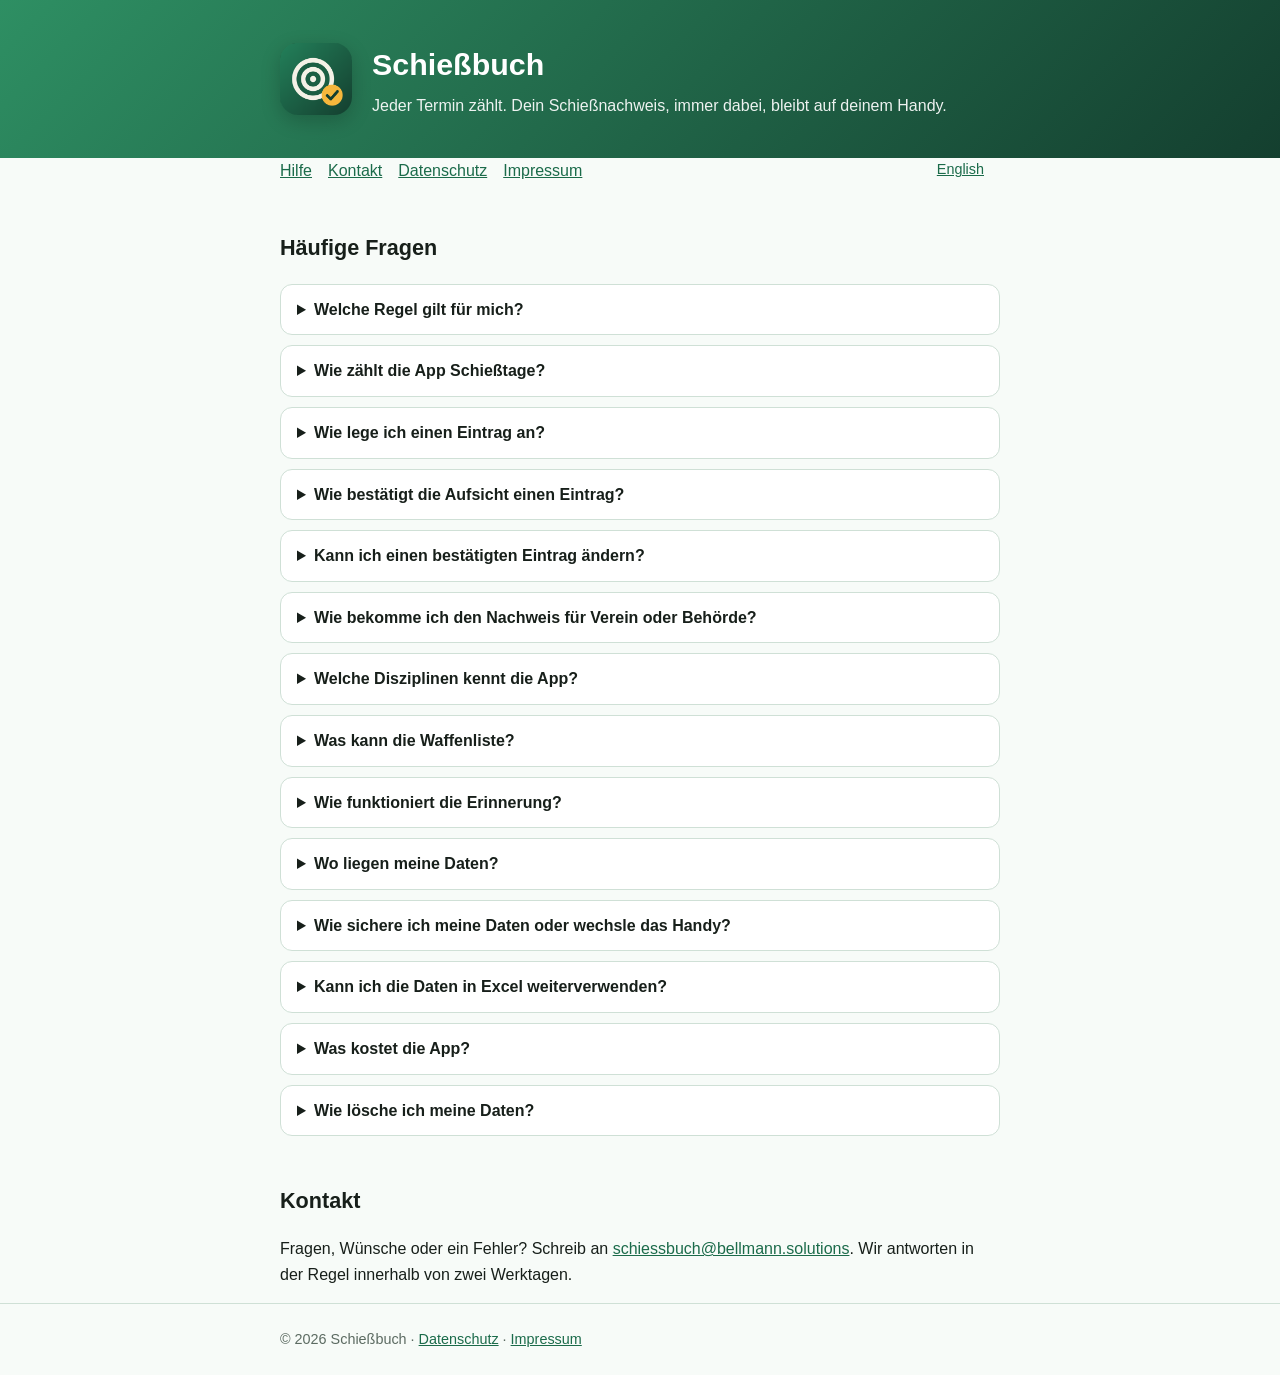
<file: index.html>
<!doctype html>
<html lang="de">
<head>
<meta charset="utf-8">
<meta name="viewport" content="width=device-width, initial-scale=1">
<title>Schießbuch – Hilfe und Support</title>
<link rel="stylesheet" href="style.css">
<link rel="icon" href="icon.png">
</head>
<body>
<header><div class="wrap"><img src="icon.png" alt=""><div><h1>Schießbuch</h1><p>Jeder Termin zählt. Dein Schießnachweis, immer dabei, bleibt auf deinem Handy.</p></div></div></header>
<main class="wrap">
<nav><a href="#hilfe">Hilfe</a><a href="#kontakt">Kontakt</a><a href="datenschutz.html">Datenschutz</a><a href="impressum.html">Impressum</a><span class="lang"><a href="support.html">English</a></span></nav>

<h2 id="hilfe">Häufige Fragen</h2>
<details><summary>Welche Regel gilt für mich?</summary><p>Wer eigene Waffen erwerben will, weist regelmäßiges Schießen nach (§ 14 WaffG). Laut Deutschem Schützenbund, Stand 2026: in den ersten zwölf Monaten mindestens einmal im Monat oder 18-mal insgesamt. Bei der Prüfung nach fünf Jahren zählen die letzten 24 Monate mit einmal je Quartal oder sechsmal im Jahr. Nach zehn Jahren reicht die Vereinsmitgliedschaft. Die Regeln unterscheiden sich je nach Verband und Behörde, bitte im Verein nachfragen. Die App dokumentiert, sie berät nicht rechtlich. Die Regel wählst du unter Einstellungen › Schütze.</p></details>
<details><summary>Wie zählt die App Schießtage?</summary><p>Mehrere Einträge am selben Tag zählen als ein Schießtag. Die Regel fragt nach Terminen, nicht nach Disziplinen. Die Startseite zeigt, ob der laufende Monat (oder das Quartal) erledigt ist, wie viele Monate belegt sind und wie viele Schießtage noch bis zur Zahl fehlen.</p></details>
<details><summary>Wie lege ich einen Eintrag an?</summary><p>Tippe unten auf das Plus. Datum und Uhrzeit sind vorbelegt, ebenso Schießstand, Disziplin, Waffe und Schusszahl aus deinem letzten Eintrag. Ergebnis, Standnummer und Notiz sind optional. „Speichern und nächsten anlegen“ behält Tag, Stand und Waffe, wenn du an einem Tag mehrere Disziplinen schießt.</p></details>
<details><summary>Wie bestätigt die Aufsicht einen Eintrag?</summary><p>Öffne den Eintrag, tippe auf „Bestätigen lassen“ und gib das Gerät der Standaufsicht. Sie trägt ihren Namen ein und unterschreibt mit dem Finger auf dem Bildschirm. Alternativ fotografierst du den abgezeichneten Eintrag im Papier-Schießbuch. Weitere unbestätigte Einträge desselben Tages kannst du gleich mitbestätigen lassen.</p></details>
<details><summary>Kann ich einen bestätigten Eintrag ändern?</summary><p>Ja, aber nur mit einem Vermerk. Bestätigte Einträge sind gesperrt, damit dein Nachweis glaubwürdig bleibt. Der Vermerk wird mit Datum gespeichert und erscheint im PDF-Nachweis als „geändert“.</p></details>
<details><summary>Wie bekomme ich den Nachweis für Verein oder Behörde?</summary><p>Einstellungen › Schießnachweis als PDF. Wähle den Zeitraum, dann teilst oder druckst du das PDF über das Teilen-Menü. Es enthält deine Angaben (Name, Verein, Mitglieds- und WBK-Nummer, falls eingetragen), alle Einträge mit Unterschrift oder Foto der Bestätigung, eine Summenzeile mit Einträgen, Schießtagen und Schüssen sowie die Schießtage je Monat. Kostenlos ist das laufende Jahr, alle Jahre und freie Zeiträume gibt es mit Premium.</p></details>
<details><summary>Welche Disziplinen kennt die App?</summary><p>Gängige Disziplinen von DSB und BDS in sechs Gruppen: Luftdruck, Kleinkaliber, Großkaliber Kurzwaffe, Großkaliber Langwaffe, Flinte und Weitere. Eigene Disziplinen tippst du einfach in die Suche der Disziplinauswahl, sie stehen danach unter „Zuletzt genutzt“.</p></details>
<details><summary>Was kann die Waffenliste?</summary><p>Je Waffe Bezeichnung, Art, Kaliber, WBK-Nummer, Foto und ein Schusszähler, der aus deinen Einträgen mitzählt (plus Startwert für Schüsse vor der App). Mit Premium legst du ein Reinigungsintervall fest, die App zeigt „Reinigung fällig“ auf dem Start und in der Liste. „Gereinigt“ setzt den Zähler zurück. Wenn du eine Waffe löschst, bleiben die Einträge erhalten und behalten den Namen.</p></details>
<details><summary>Wie funktioniert die Erinnerung?</summary><p>Unter Einstellungen schaltest du „Monat ohne Eintrag“ ein. Dann meldet sich die App am 25. eines Monats, wenn du in diesem Monat noch keinen Schießtermin eingetragen hast. Die Mitteilung wird lokal auf dem Gerät geplant, es ist kein Server beteiligt.</p></details>
<details><summary>Wo liegen meine Daten?</summary><p>Ausschließlich auf deinem Gerät. Es gibt kein Konto und keinen Server, auch die Unterschriften bleiben auf dem Handy. Details in der <a href="datenschutz.html">Datenschutzerklärung</a>.</p></details>
<details><summary>Wie sichere ich meine Daten oder wechsle das Handy?</summary><p>Unter Einstellungen › „Sicherung erstellen“ speicherst du alles in einer Datei, auf Wunsch mit Passwort verschlüsselt (empfohlen, weil WBK-Nummern und Unterschriften darin stehen), zum Beispiel in iCloud Drive oder per AirDrop auf den Computer. Auf dem neuen Gerät wählst du „Sicherung wiederherstellen“.</p></details>
<details><summary>Kann ich die Daten in Excel weiterverwenden?</summary><p>Ja. Unter Einstellungen exportierst du alle Einträge und Waffen als Excel-Datei mit zwei Tabellenblättern oder die Einträge als CSV.</p></details>
<details><summary>Was kostet die App?</summary><p>Einträge sind unbegrenzt kostenlos, dazu zwei Waffen, die Bestätigung durch die Aufsicht, das PDF des laufenden Jahres, Sicherung und Export. Ohne Werbung. Premium bringt unbegrenzt Waffen, Reinigungs-Erinnerungen und das PDF über alle Jahre und freie Zeiträume. Du zahlst jährlich oder einmal. Abos verwaltest und kündigst du in den Einstellungen deines App-Store-Kontos.</p></details>
<details><summary>Wie lösche ich meine Daten?</summary><p>Unter Einstellungen › „Alle Daten löschen“ oder indem du die App löschst. Da nichts auf Servern liegt, ist damit alles weg.</p></details>

<h2 id="kontakt">Kontakt</h2>
<p>Fragen, Wünsche oder ein Fehler? Schreib an <a href="mailto:schiessbuch@bellmann.solutions">schiessbuch@bellmann.solutions</a>. Wir antworten in der Regel innerhalb von zwei Werktagen.</p>
</main>
<footer><div class="wrap">© 2026 Schießbuch · <a href="datenschutz.html">Datenschutz</a> · <a href="impressum.html">Impressum</a></div></footer>
</body>
</html>
</file>
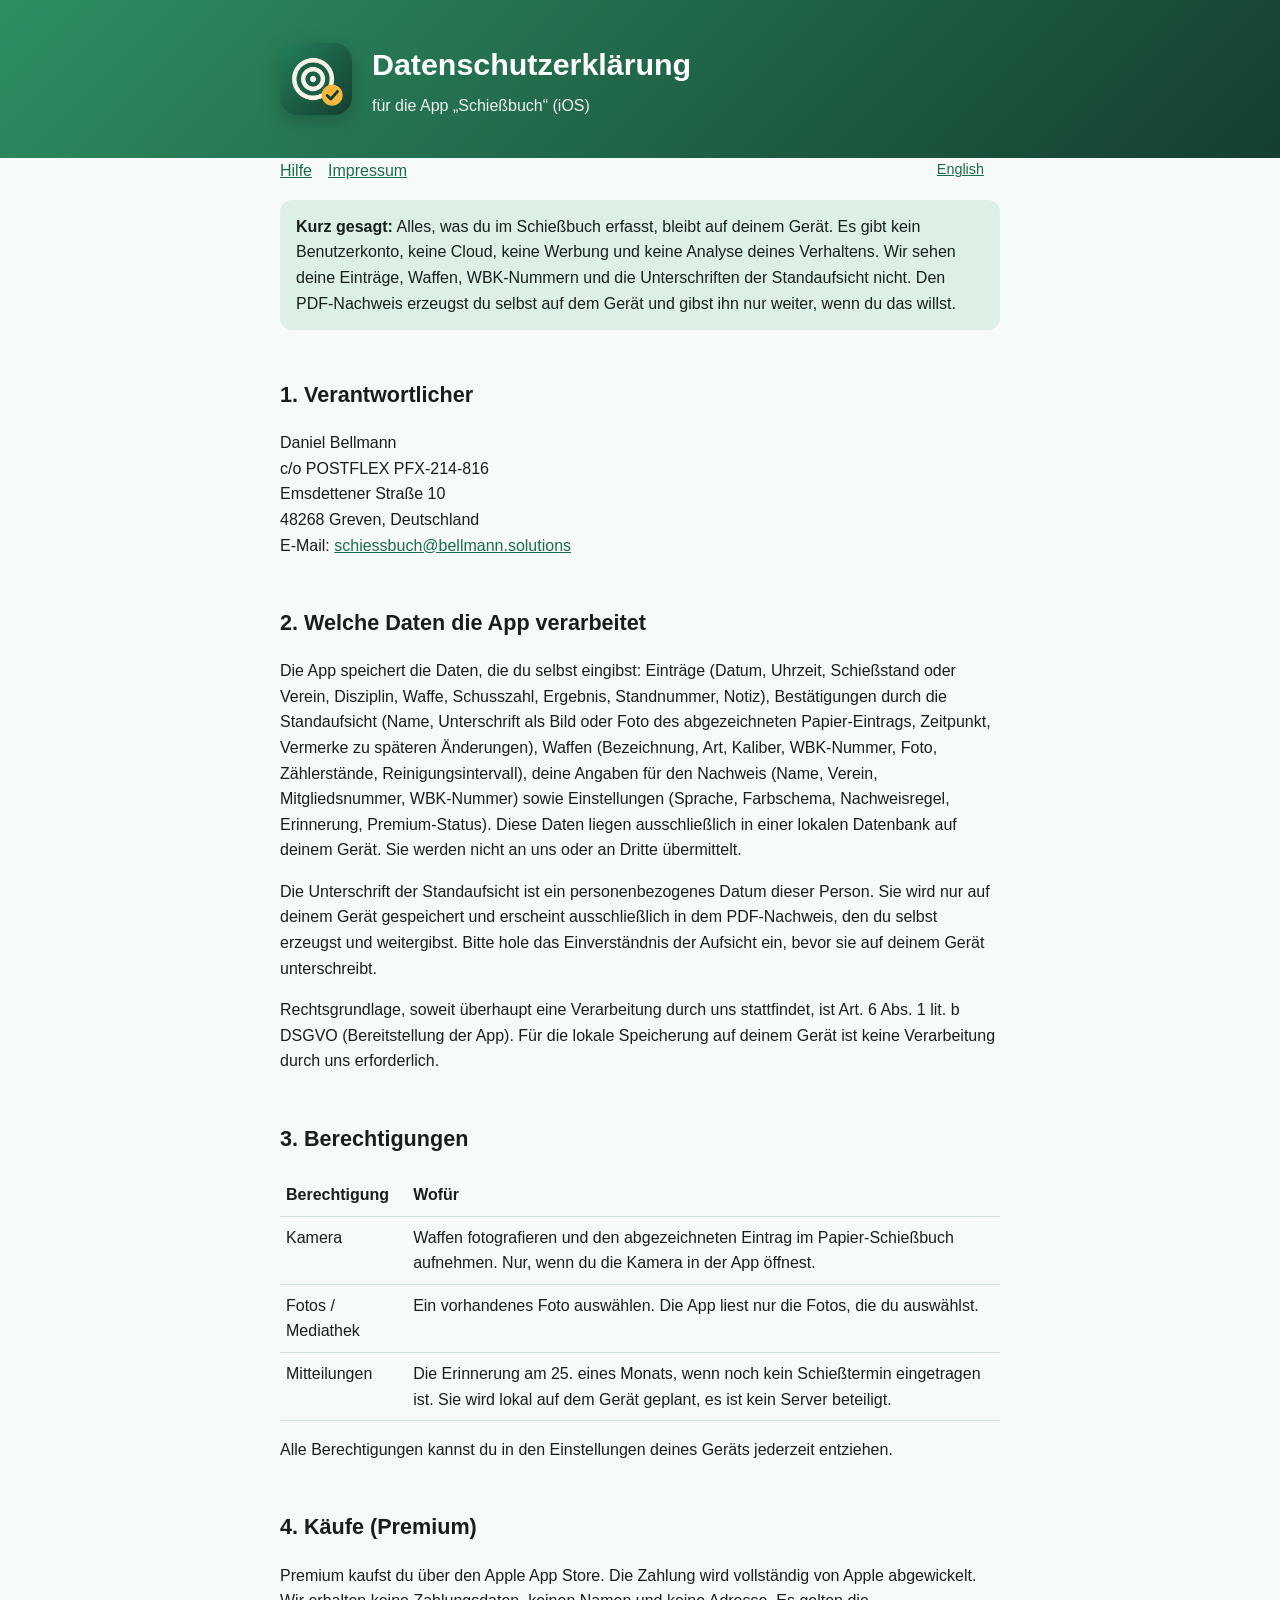
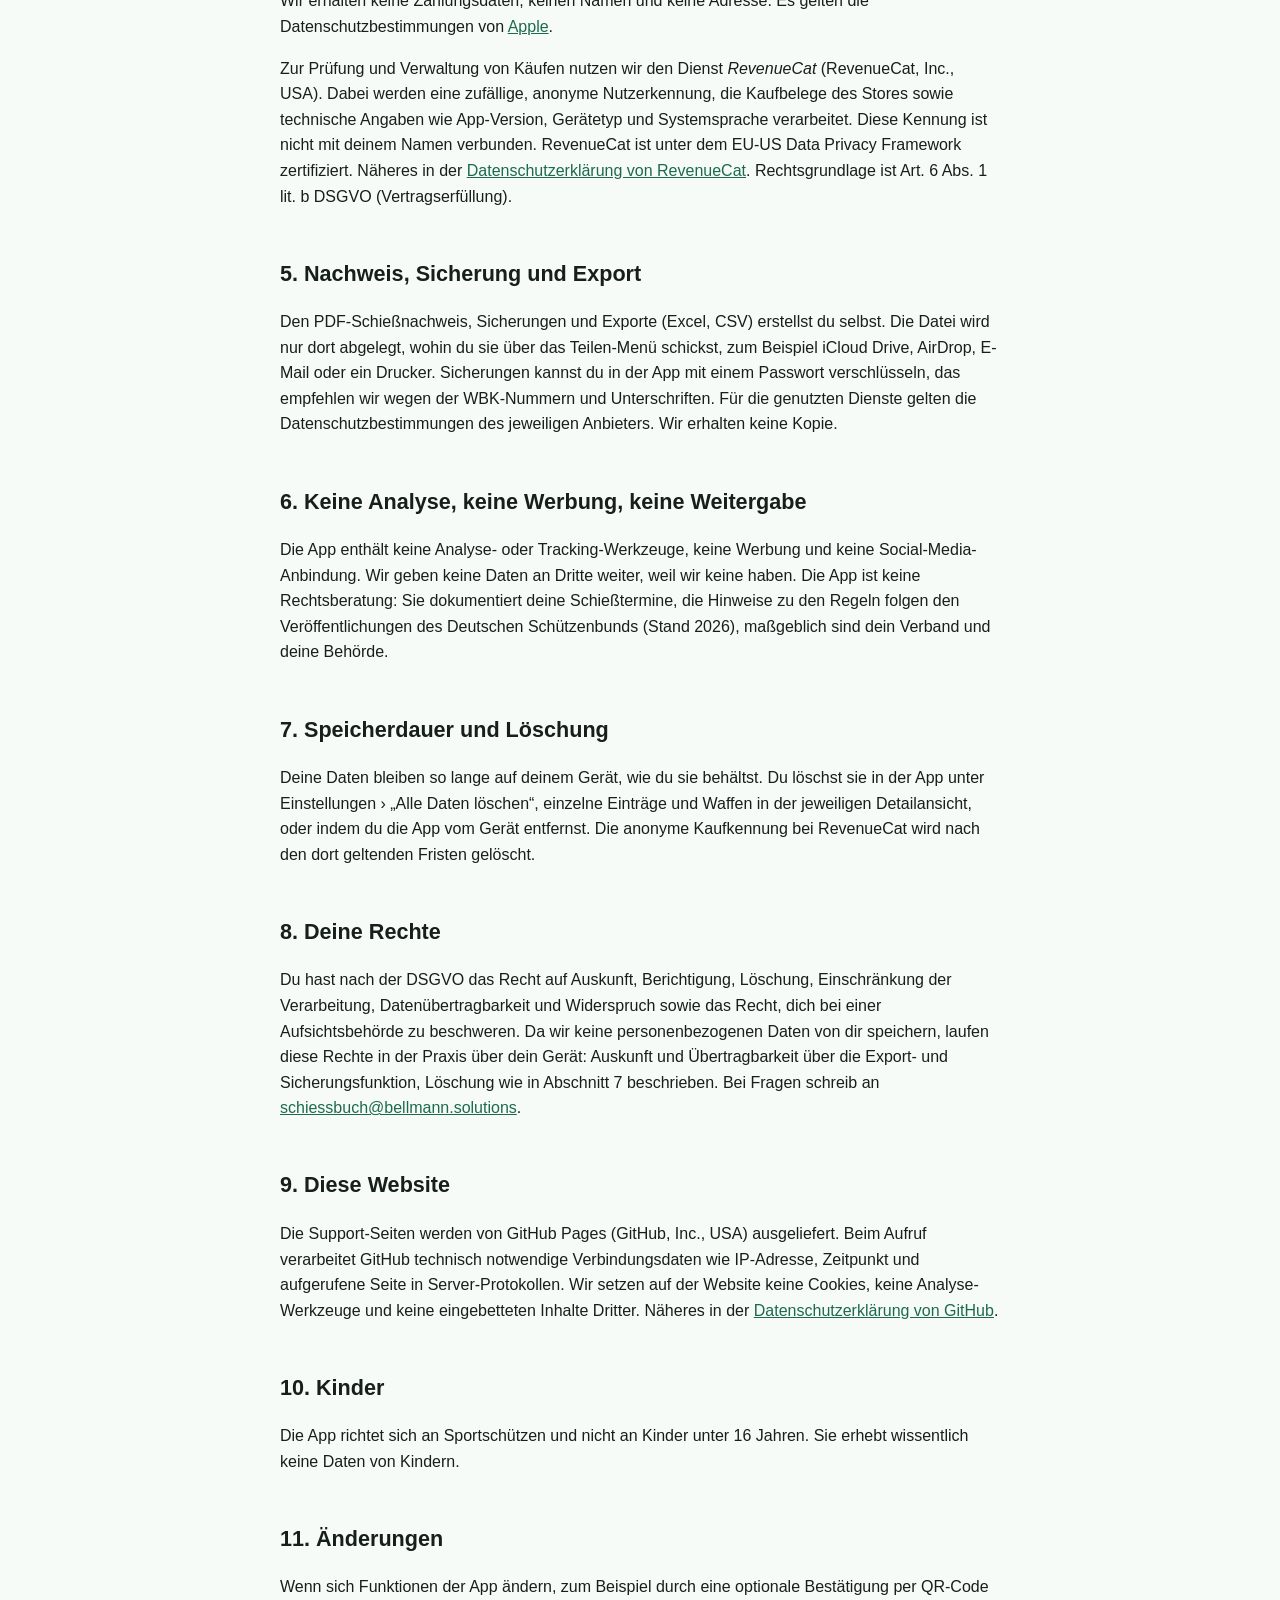
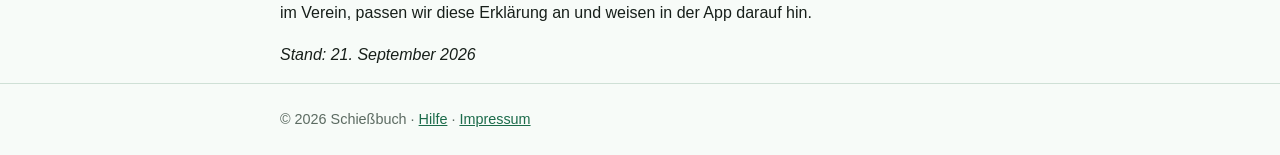
<file: datenschutz.html>
<!doctype html>
<html lang="de">
<head>
<meta charset="utf-8">
<meta name="viewport" content="width=device-width, initial-scale=1">
<title>Datenschutzerklärung – Schießbuch</title>
<link rel="stylesheet" href="style.css">
<link rel="icon" href="icon.png">
</head>
<body>
<header><div class="wrap"><img src="icon.png" alt=""><div><h1>Datenschutzerklärung</h1><p>für die App „Schießbuch“ (iOS)</p></div></div></header>
<main class="wrap">
<nav><a href="index.html">Hilfe</a><a href="impressum.html">Impressum</a><span class="lang"><a href="privacy.html">English</a></span></nav>

<p class="note"><strong>Kurz gesagt:</strong> Alles, was du im Schießbuch erfasst, bleibt auf deinem Gerät. Es gibt kein Benutzerkonto, keine Cloud, keine Werbung und keine Analyse deines Verhaltens. Wir sehen deine Einträge, Waffen, WBK-Nummern und die Unterschriften der Standaufsicht nicht. Den PDF-Nachweis erzeugst du selbst auf dem Gerät und gibst ihn nur weiter, wenn du das willst.</p>

<h2>1. Verantwortlicher</h2>
<p>Daniel Bellmann<br>c/o POSTFLEX PFX-214-816<br>Emsdettener Straße 10<br>48268 Greven, Deutschland<br>E-Mail: <a href="mailto:schiessbuch@bellmann.solutions">schiessbuch@bellmann.solutions</a></p>

<h2>2. Welche Daten die App verarbeitet</h2>
<p>Die App speichert die Daten, die du selbst eingibst: Einträge (Datum, Uhrzeit, Schießstand oder Verein, Disziplin, Waffe, Schusszahl, Ergebnis, Standnummer, Notiz), Bestätigungen durch die Standaufsicht (Name, Unterschrift als Bild oder Foto des abgezeichneten Papier-Eintrags, Zeitpunkt, Vermerke zu späteren Änderungen), Waffen (Bezeichnung, Art, Kaliber, WBK-Nummer, Foto, Zählerstände, Reinigungsintervall), deine Angaben für den Nachweis (Name, Verein, Mitgliedsnummer, WBK-Nummer) sowie Einstellungen (Sprache, Farbschema, Nachweisregel, Erinnerung, Premium-Status). Diese Daten liegen ausschließlich in einer lokalen Datenbank auf deinem Gerät. Sie werden nicht an uns oder an Dritte übermittelt.</p>
<p>Die Unterschrift der Standaufsicht ist ein personenbezogenes Datum dieser Person. Sie wird nur auf deinem Gerät gespeichert und erscheint ausschließlich in dem PDF-Nachweis, den du selbst erzeugst und weitergibst. Bitte hole das Einverständnis der Aufsicht ein, bevor sie auf deinem Gerät unterschreibt.</p>
<p>Rechtsgrundlage, soweit überhaupt eine Verarbeitung durch uns stattfindet, ist Art. 6 Abs. 1 lit. b DSGVO (Bereitstellung der App). Für die lokale Speicherung auf deinem Gerät ist keine Verarbeitung durch uns erforderlich.</p>

<h2>3. Berechtigungen</h2>
<table>
<tr><th>Berechtigung</th><th>Wofür</th></tr>
<tr><td>Kamera</td><td>Waffen fotografieren und den abgezeichneten Eintrag im Papier-Schießbuch aufnehmen. Nur, wenn du die Kamera in der App öffnest.</td></tr>
<tr><td>Fotos / Mediathek</td><td>Ein vorhandenes Foto auswählen. Die App liest nur die Fotos, die du auswählst.</td></tr>
<tr><td>Mitteilungen</td><td>Die Erinnerung am 25. eines Monats, wenn noch kein Schießtermin eingetragen ist. Sie wird lokal auf dem Gerät geplant, es ist kein Server beteiligt.</td></tr>
</table>
<p>Alle Berechtigungen kannst du in den Einstellungen deines Geräts jederzeit entziehen.</p>

<h2>4. Käufe (Premium)</h2>
<p>Premium kaufst du über den Apple App Store. Die Zahlung wird vollständig von Apple abgewickelt. Wir erhalten keine Zahlungsdaten, keinen Namen und keine Adresse. Es gelten die Datenschutzbestimmungen von <a href="https://www.apple.com/legal/privacy/" rel="noopener">Apple</a>.</p>
<p>Zur Prüfung und Verwaltung von Käufen nutzen wir den Dienst <em>RevenueCat</em> (RevenueCat, Inc., USA). Dabei werden eine zufällige, anonyme Nutzerkennung, die Kaufbelege des Stores sowie technische Angaben wie App-Version, Gerätetyp und Systemsprache verarbeitet. Diese Kennung ist nicht mit deinem Namen verbunden. RevenueCat ist unter dem EU-US Data Privacy Framework zertifiziert. Näheres in der <a href="https://www.revenuecat.com/privacy" rel="noopener">Datenschutzerklärung von RevenueCat</a>. Rechtsgrundlage ist Art. 6 Abs. 1 lit. b DSGVO (Vertragserfüllung).</p>

<h2>5. Nachweis, Sicherung und Export</h2>
<p>Den PDF-Schießnachweis, Sicherungen und Exporte (Excel, CSV) erstellst du selbst. Die Datei wird nur dort abgelegt, wohin du sie über das Teilen-Menü schickst, zum Beispiel iCloud Drive, AirDrop, E-Mail oder ein Drucker. Sicherungen kannst du in der App mit einem Passwort verschlüsseln, das empfehlen wir wegen der WBK-Nummern und Unterschriften. Für die genutzten Dienste gelten die Datenschutzbestimmungen des jeweiligen Anbieters. Wir erhalten keine Kopie.</p>

<h2>6. Keine Analyse, keine Werbung, keine Weitergabe</h2>
<p>Die App enthält keine Analyse- oder Tracking-Werkzeuge, keine Werbung und keine Social-Media-Anbindung. Wir geben keine Daten an Dritte weiter, weil wir keine haben. Die App ist keine Rechtsberatung: Sie dokumentiert deine Schießtermine, die Hinweise zu den Regeln folgen den Veröffentlichungen des Deutschen Schützenbunds (Stand 2026), maßgeblich sind dein Verband und deine Behörde.</p>

<h2>7. Speicherdauer und Löschung</h2>
<p>Deine Daten bleiben so lange auf deinem Gerät, wie du sie behältst. Du löschst sie in der App unter Einstellungen › „Alle Daten löschen“, einzelne Einträge und Waffen in der jeweiligen Detailansicht, oder indem du die App vom Gerät entfernst. Die anonyme Kaufkennung bei RevenueCat wird nach den dort geltenden Fristen gelöscht.</p>

<h2>8. Deine Rechte</h2>
<p>Du hast nach der DSGVO das Recht auf Auskunft, Berichtigung, Löschung, Einschränkung der Verarbeitung, Datenübertragbarkeit und Widerspruch sowie das Recht, dich bei einer Aufsichtsbehörde zu beschweren. Da wir keine personenbezogenen Daten von dir speichern, laufen diese Rechte in der Praxis über dein Gerät: Auskunft und Übertragbarkeit über die Export- und Sicherungsfunktion, Löschung wie in Abschnitt 7 beschrieben. Bei Fragen schreib an <a href="mailto:schiessbuch@bellmann.solutions">schiessbuch@bellmann.solutions</a>.</p>

<h2>9. Diese Website</h2>
<p>Die Support-Seiten werden von GitHub Pages (GitHub, Inc., USA) ausgeliefert. Beim Aufruf verarbeitet GitHub technisch notwendige Verbindungsdaten wie IP-Adresse, Zeitpunkt und aufgerufene Seite in Server-Protokollen. Wir setzen auf der Website keine Cookies, keine Analyse-Werkzeuge und keine eingebetteten Inhalte Dritter. Näheres in der <a href="https://docs.github.com/site-policy/privacy-policies/github-general-privacy-statement" rel="noopener">Datenschutzerklärung von GitHub</a>.</p>

<h2>10. Kinder</h2>
<p>Die App richtet sich an Sportschützen und nicht an Kinder unter 16 Jahren. Sie erhebt wissentlich keine Daten von Kindern.</p>

<h2>11. Änderungen</h2>
<p>Wenn sich Funktionen der App ändern, zum Beispiel durch eine optionale Bestätigung per QR-Code im Verein, passen wir diese Erklärung an und weisen in der App darauf hin.</p>

<p><em>Stand: 21. September 2026</em></p>
</main>
<footer><div class="wrap">© 2026 Schießbuch · <a href="index.html">Hilfe</a> · <a href="impressum.html">Impressum</a></div></footer>
</body>
</html>
</file>
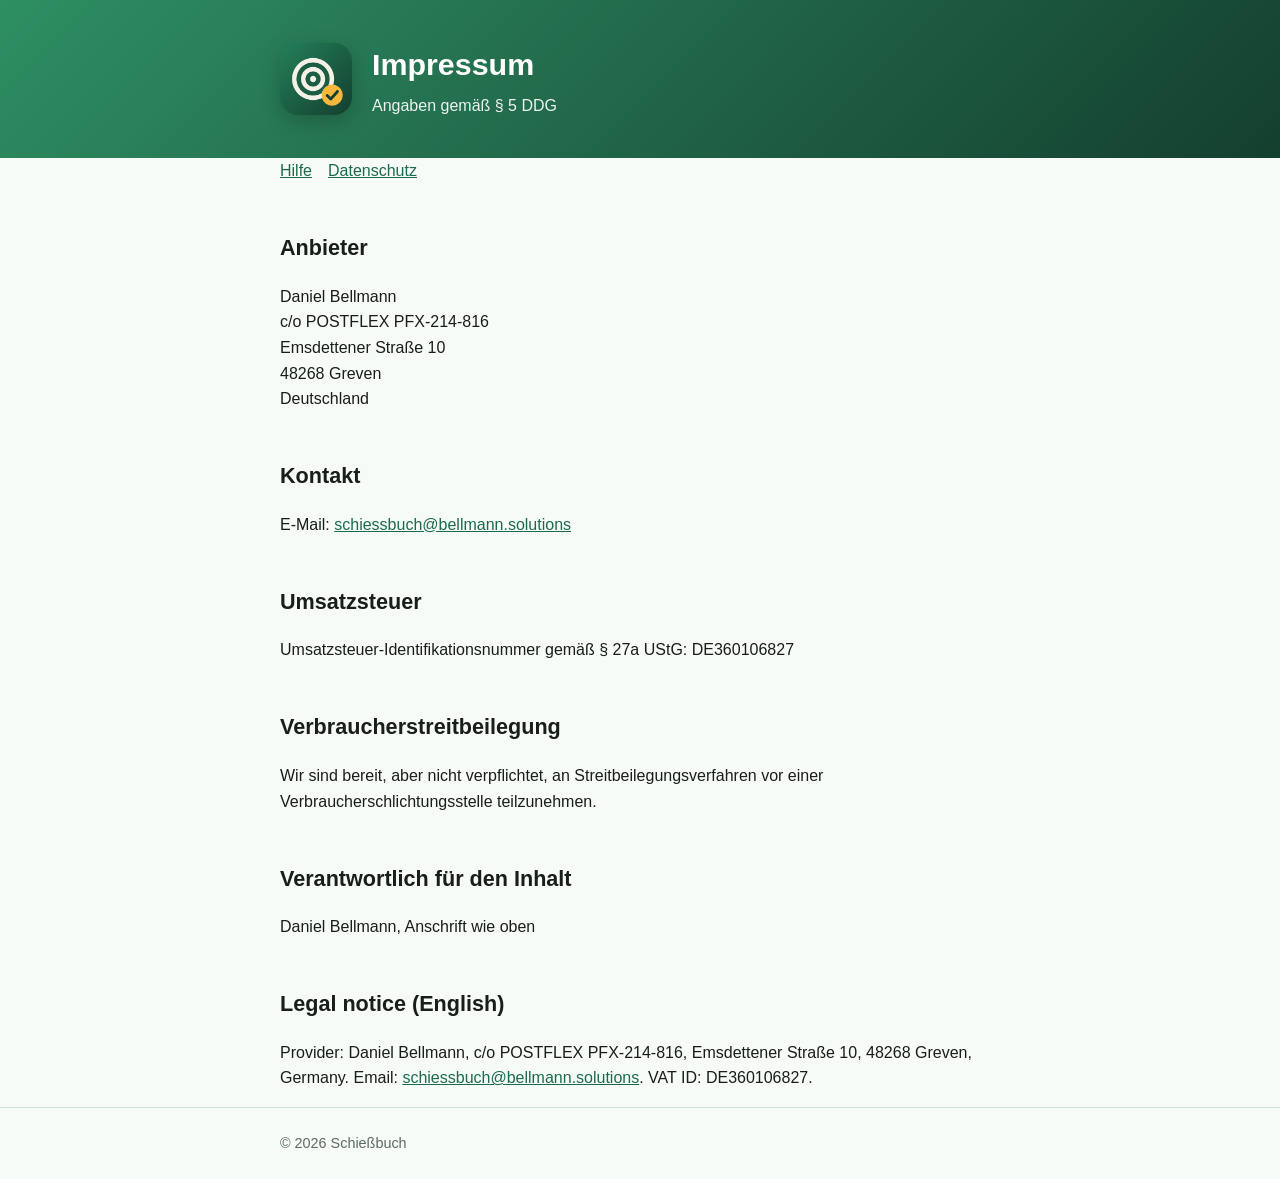
<file: impressum.html>
<!doctype html>
<html lang="de">
<head>
<meta charset="utf-8">
<meta name="viewport" content="width=device-width, initial-scale=1">
<title>Impressum – Schießbuch</title>
<link rel="stylesheet" href="style.css">
<link rel="icon" href="icon.png">
</head>
<body>
<header><div class="wrap"><img src="icon.png" alt=""><div><h1>Impressum</h1><p>Angaben gemäß § 5 DDG</p></div></div></header>
<main class="wrap">
<nav><a href="index.html">Hilfe</a><a href="datenschutz.html">Datenschutz</a></nav>
<h2>Anbieter</h2>
<p>Daniel Bellmann<br>c/o POSTFLEX PFX-214-816<br>Emsdettener Straße 10<br>48268 Greven<br>Deutschland</p>
<h2>Kontakt</h2>
<p>E-Mail: <a href="mailto:schiessbuch@bellmann.solutions">schiessbuch@bellmann.solutions</a></p>
<h2>Umsatzsteuer</h2>
<p>Umsatzsteuer-Identifikationsnummer gemäß § 27a UStG: DE360106827</p>
<h2>Verbraucherstreitbeilegung</h2>
<p>Wir sind bereit, aber nicht verpflichtet, an Streitbeilegungsverfahren vor einer Verbraucherschlichtungsstelle teilzunehmen.</p>
<h2>Verantwortlich für den Inhalt</h2>
<p>Daniel Bellmann, Anschrift wie oben</p>
<h2>Legal notice (English)</h2>
<p>Provider: Daniel Bellmann, c/o POSTFLEX PFX-214-816, Emsdettener Straße 10, 48268 Greven, Germany. Email: <a href="mailto:schiessbuch@bellmann.solutions">schiessbuch@bellmann.solutions</a>. VAT ID: DE360106827.</p>
</main>
<footer><div class="wrap">© 2026 Schießbuch</div></footer>
</body>
</html>
</file>
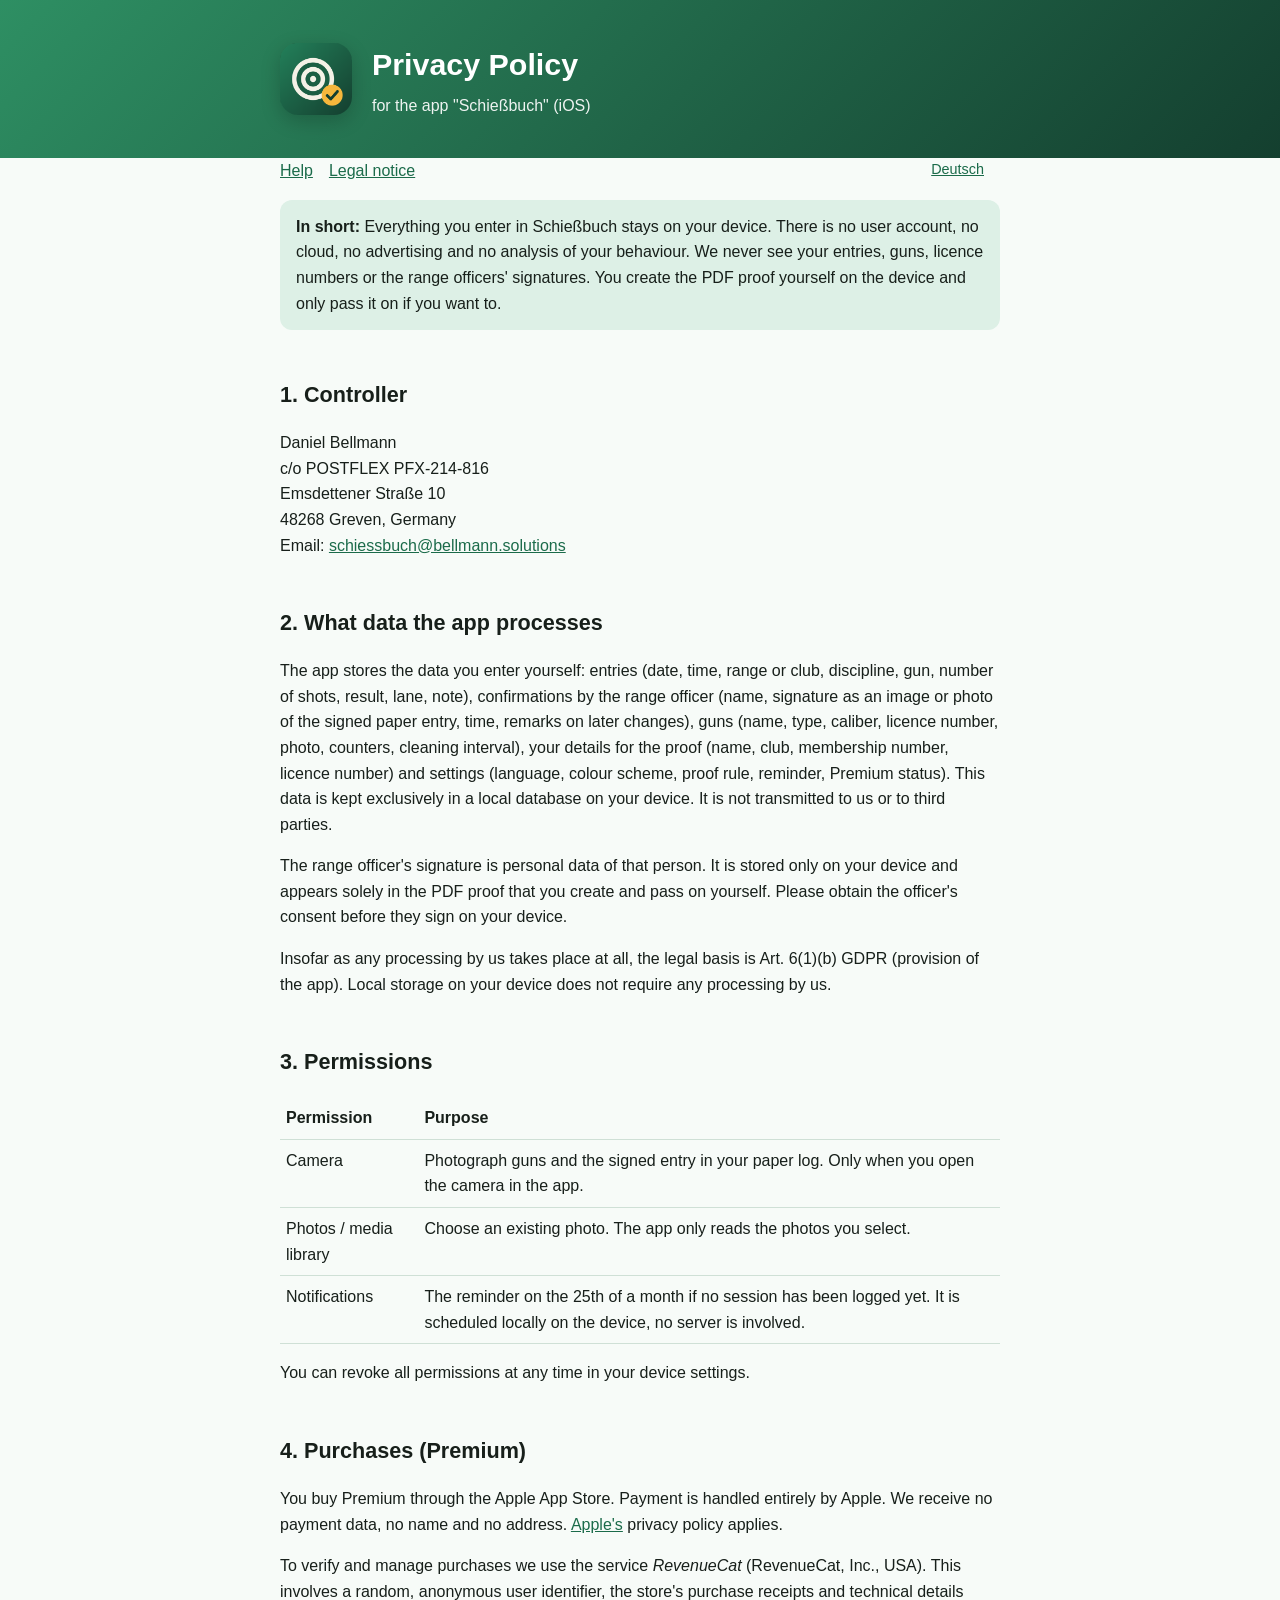
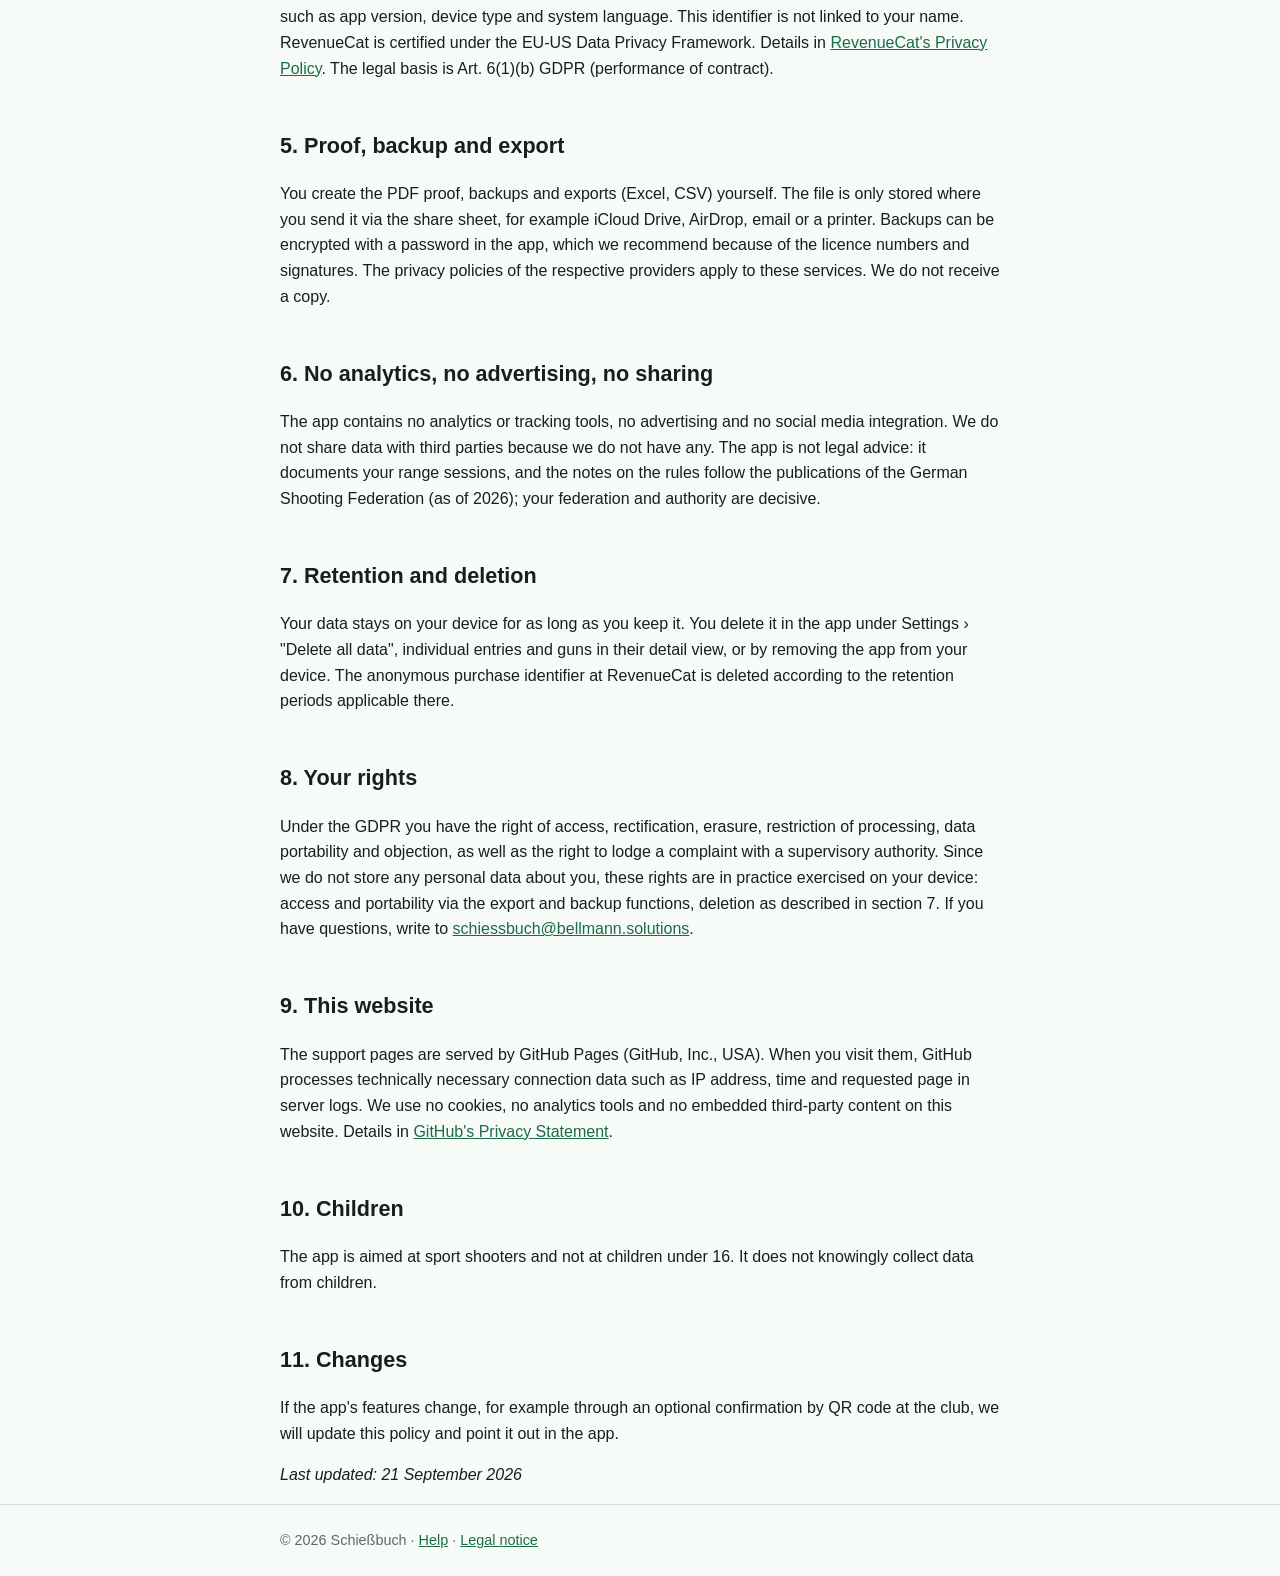
<file: privacy.html>
<!doctype html>
<html lang="en">
<head>
<meta charset="utf-8">
<meta name="viewport" content="width=device-width, initial-scale=1">
<title>Privacy Policy – Schießbuch</title>
<link rel="stylesheet" href="style.css">
<link rel="icon" href="icon.png">
</head>
<body>
<header><div class="wrap"><img src="icon.png" alt=""><div><h1>Privacy Policy</h1><p>for the app "Schießbuch" (iOS)</p></div></div></header>
<main class="wrap">
<nav><a href="support.html">Help</a><a href="impressum.html">Legal notice</a><span class="lang"><a href="datenschutz.html">Deutsch</a></span></nav>

<p class="note"><strong>In short:</strong> Everything you enter in Schießbuch stays on your device. There is no user account, no cloud, no advertising and no analysis of your behaviour. We never see your entries, guns, licence numbers or the range officers' signatures. You create the PDF proof yourself on the device and only pass it on if you want to.</p>

<h2>1. Controller</h2>
<p>Daniel Bellmann<br>c/o POSTFLEX PFX-214-816<br>Emsdettener Straße 10<br>48268 Greven, Germany<br>Email: <a href="mailto:schiessbuch@bellmann.solutions">schiessbuch@bellmann.solutions</a></p>

<h2>2. What data the app processes</h2>
<p>The app stores the data you enter yourself: entries (date, time, range or club, discipline, gun, number of shots, result, lane, note), confirmations by the range officer (name, signature as an image or photo of the signed paper entry, time, remarks on later changes), guns (name, type, caliber, licence number, photo, counters, cleaning interval), your details for the proof (name, club, membership number, licence number) and settings (language, colour scheme, proof rule, reminder, Premium status). This data is kept exclusively in a local database on your device. It is not transmitted to us or to third parties.</p>
<p>The range officer's signature is personal data of that person. It is stored only on your device and appears solely in the PDF proof that you create and pass on yourself. Please obtain the officer's consent before they sign on your device.</p>
<p>Insofar as any processing by us takes place at all, the legal basis is Art. 6(1)(b) GDPR (provision of the app). Local storage on your device does not require any processing by us.</p>

<h2>3. Permissions</h2>
<table>
<tr><th>Permission</th><th>Purpose</th></tr>
<tr><td>Camera</td><td>Photograph guns and the signed entry in your paper log. Only when you open the camera in the app.</td></tr>
<tr><td>Photos / media library</td><td>Choose an existing photo. The app only reads the photos you select.</td></tr>
<tr><td>Notifications</td><td>The reminder on the 25th of a month if no session has been logged yet. It is scheduled locally on the device, no server is involved.</td></tr>
</table>
<p>You can revoke all permissions at any time in your device settings.</p>

<h2>4. Purchases (Premium)</h2>
<p>You buy Premium through the Apple App Store. Payment is handled entirely by Apple. We receive no payment data, no name and no address. <a href="https://www.apple.com/legal/privacy/" rel="noopener">Apple's</a> privacy policy applies.</p>
<p>To verify and manage purchases we use the service <em>RevenueCat</em> (RevenueCat, Inc., USA). This involves a random, anonymous user identifier, the store's purchase receipts and technical details such as app version, device type and system language. This identifier is not linked to your name. RevenueCat is certified under the EU-US Data Privacy Framework. Details in <a href="https://www.revenuecat.com/privacy" rel="noopener">RevenueCat's Privacy Policy</a>. The legal basis is Art. 6(1)(b) GDPR (performance of contract).</p>

<h2>5. Proof, backup and export</h2>
<p>You create the PDF proof, backups and exports (Excel, CSV) yourself. The file is only stored where you send it via the share sheet, for example iCloud Drive, AirDrop, email or a printer. Backups can be encrypted with a password in the app, which we recommend because of the licence numbers and signatures. The privacy policies of the respective providers apply to these services. We do not receive a copy.</p>

<h2>6. No analytics, no advertising, no sharing</h2>
<p>The app contains no analytics or tracking tools, no advertising and no social media integration. We do not share data with third parties because we do not have any. The app is not legal advice: it documents your range sessions, and the notes on the rules follow the publications of the German Shooting Federation (as of 2026); your federation and authority are decisive.</p>

<h2>7. Retention and deletion</h2>
<p>Your data stays on your device for as long as you keep it. You delete it in the app under Settings › "Delete all data", individual entries and guns in their detail view, or by removing the app from your device. The anonymous purchase identifier at RevenueCat is deleted according to the retention periods applicable there.</p>

<h2>8. Your rights</h2>
<p>Under the GDPR you have the right of access, rectification, erasure, restriction of processing, data portability and objection, as well as the right to lodge a complaint with a supervisory authority. Since we do not store any personal data about you, these rights are in practice exercised on your device: access and portability via the export and backup functions, deletion as described in section 7. If you have questions, write to <a href="mailto:schiessbuch@bellmann.solutions">schiessbuch@bellmann.solutions</a>.</p>

<h2>9. This website</h2>
<p>The support pages are served by GitHub Pages (GitHub, Inc., USA). When you visit them, GitHub processes technically necessary connection data such as IP address, time and requested page in server logs. We use no cookies, no analytics tools and no embedded third-party content on this website. Details in <a href="https://docs.github.com/site-policy/privacy-policies/github-general-privacy-statement" rel="noopener">GitHub's Privacy Statement</a>.</p>

<h2>10. Children</h2>
<p>The app is aimed at sport shooters and not at children under 16. It does not knowingly collect data from children.</p>

<h2>11. Changes</h2>
<p>If the app's features change, for example through an optional confirmation by QR code at the club, we will update this policy and point it out in the app.</p>

<p><em>Last updated: 21 September 2026</em></p>
</main>
<footer><div class="wrap">© 2026 Schießbuch · <a href="support.html">Help</a> · <a href="impressum.html">Legal notice</a></div></footer>
</body>
</html>
</file>
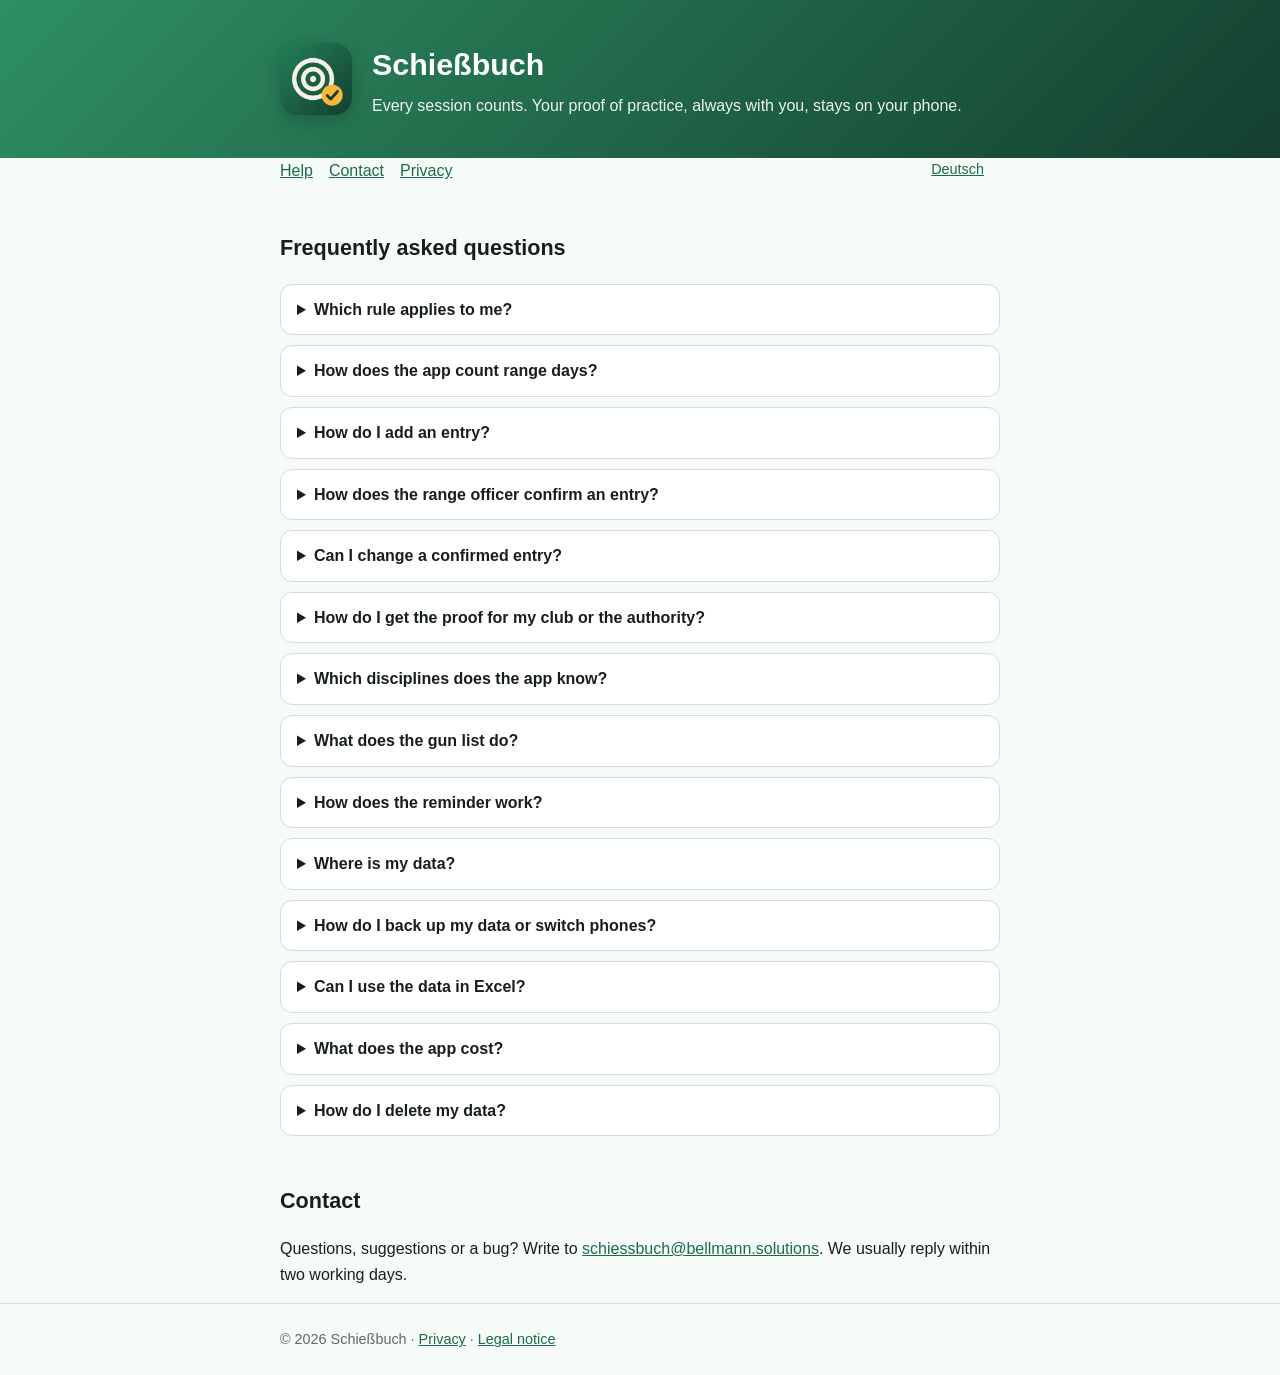
<file: support.html>
<!doctype html>
<html lang="en">
<head>
<meta charset="utf-8">
<meta name="viewport" content="width=device-width, initial-scale=1">
<title>Schießbuch – Help and Support</title>
<link rel="stylesheet" href="style.css">
<link rel="icon" href="icon.png">
</head>
<body>
<header><div class="wrap"><img src="icon.png" alt=""><div><h1>Schießbuch</h1><p>Every session counts. Your proof of practice, always with you, stays on your phone.</p></div></div></header>
<main class="wrap">
<nav><a href="#help">Help</a><a href="#contact">Contact</a><a href="privacy.html">Privacy</a><span class="lang"><a href="index.html">Deutsch</a></span></nav>

<h2 id="help">Frequently asked questions</h2>
<details><summary>Which rule applies to me?</summary><p>Anyone who wants to acquire their own guns in Germany proves regular practice (§ 14 Weapons Act). According to the German Shooting Federation (DSB), as of 2026: in the first twelve months at least once a month or 18 times in total. At the review after five years the last 24 months count, with once per quarter or six times a year. After ten years club membership is enough. Rules differ between federations and authorities, please ask your club. The app documents, it gives no legal advice. Choose the rule under Settings › Shooter.</p></details>
<details><summary>How does the app count range days?</summary><p>Several entries on the same day count as one range day. The rule asks for sessions, not disciplines. The home screen shows whether the current month (or quarter) is done, how many months are covered and how many range days are still missing.</p></details>
<details><summary>How do I add an entry?</summary><p>Tap the plus at the bottom. Date and time are filled in, as are range, discipline, gun and number of shots from your last entry. Result, lane and note are optional. "Save and add another" keeps day, range and gun when you shoot several disciplines on one day.</p></details>
<details><summary>How does the range officer confirm an entry?</summary><p>Open the entry, tap "Get it confirmed" and hand the device to the range officer. They enter their name and sign with a finger on the screen. Alternatively take a photo of the signed entry in your paper log. Other unconfirmed entries of the same day can be confirmed at once.</p></details>
<details><summary>Can I change a confirmed entry?</summary><p>Yes, but only with a remark. Confirmed entries are locked so your proof stays credible. The remark is stored with its date and appears in the PDF as "amended".</p></details>
<details><summary>How do I get the proof for my club or the authority?</summary><p>Settings › Proof of practice as PDF. Choose the period, then share or print the PDF via the share sheet. It contains your details (name, club, membership and licence number if entered), all entries with signature or photo of the confirmation, a summary line with entries, range days and shots, and the range days per month. The current year is free, all years and custom periods come with Premium.</p></details>
<details><summary>Which disciplines does the app know?</summary><p>Common DSB and BDS disciplines in six groups: air guns, smallbore, centerfire handgun, centerfire rifle, shotgun and other. Just type your own discipline into the search of the discipline picker, it then appears under "Recently used".</p></details>
<details><summary>What does the gun list do?</summary><p>Per gun: name, type, caliber, licence number, photo and a shot counter that counts along with your entries (plus a starting value for shots before the app). With Premium you set a cleaning interval and the app shows "Cleaning due" on the home screen and in the list. "Cleaned" resets the counter. If you delete a gun, the entries are kept and keep the name.</p></details>
<details><summary>How does the reminder work?</summary><p>Under Settings turn on "Month without an entry". The app then notifies you on the 25th of a month if you have not logged a session that month. The notification is scheduled locally on the device, no server is involved.</p></details>
<details><summary>Where is my data?</summary><p>Only on your device. There is no account and no server, even the signatures stay on the phone. Details in the <a href="privacy.html">privacy policy</a>.</p></details>
<details><summary>How do I back up my data or switch phones?</summary><p>Under Settings › "Create backup" you save everything into one file, optionally encrypted with a password (recommended, because licence numbers and signatures are in it), for example to iCloud Drive or via AirDrop to your computer. On the new device choose "Restore backup".</p></details>
<details><summary>Can I use the data in Excel?</summary><p>Yes. Under Settings you export all entries and guns as an Excel file with two sheets, or the entries as CSV.</p></details>
<details><summary>What does the app cost?</summary><p>Entries are free without limit, plus two guns, confirmation by the range officer, the PDF for the current year, backup and export. No ads. Premium adds unlimited guns, cleaning reminders and the PDF for all years and custom periods. You pay yearly or once. Subscriptions are managed and cancelled in your App Store account settings.</p></details>
<details><summary>How do I delete my data?</summary><p>Under Settings › "Delete all data", or by deleting the app. Since nothing is stored on servers, that removes everything.</p></details>

<h2 id="contact">Contact</h2>
<p>Questions, suggestions or a bug? Write to <a href="mailto:schiessbuch@bellmann.solutions">schiessbuch@bellmann.solutions</a>. We usually reply within two working days.</p>
</main>
<footer><div class="wrap">© 2026 Schießbuch · <a href="privacy.html">Privacy</a> · <a href="impressum.html">Legal notice</a></div></footer>
</body>
</html>
</file>
<file: style.css>
:root { --accent: #1B6B4A; --accent-soft: #DDF0E6; --text: #171f1a; --muted: #5c6b62; --bg: #f7fbf8; }
* { box-sizing: border-box; }
body { margin: 0; font-family: -apple-system, BlinkMacSystemFont, "Segoe UI", Roboto, Helvetica, Arial, sans-serif; color: var(--text); background: var(--bg); line-height: 1.6; }
header { background: linear-gradient(135deg, #2E8F63, #143F2F); color: #fff; padding: 40px 20px; }
header .wrap { display: flex; align-items: center; gap: 20px; }
header img { width: 72px; height: 72px; border-radius: 18px; box-shadow: 0 6px 20px rgba(0,0,0,.2); }
header h1 { margin: 0; font-size: 1.9rem; }
header p { margin: 4px 0 0; opacity: .92; }
.wrap { max-width: 760px; margin: 0 auto; padding: 0 20px; }
main { padding: 32px 0 64px; }
h2 { margin-top: 2.2em; font-size: 1.35rem; }
h3 { margin-top: 1.6em; font-size: 1.05rem; }
details { border: 1px solid #cfe0d6; border-radius: 12px; padding: 12px 16px; margin: 10px 0; background: #fff; }
summary { cursor: pointer; font-weight: 600; }
details p { margin: 10px 0 0; color: var(--muted); }
a { color: var(--accent); }
.note { background: var(--accent-soft); border-radius: 12px; padding: 14px 16px; }
nav a { margin-right: 16px; }
footer { color: var(--muted); font-size: .9rem; padding: 24px 0; border-top: 1px solid #cfe0d6; }
.lang { float: right; font-size: .9rem; }
table { border-collapse: collapse; width: 100%; }
td, th { text-align: left; padding: 8px 6px; border-bottom: 1px solid #cfe0d6; vertical-align: top; }
</file>
